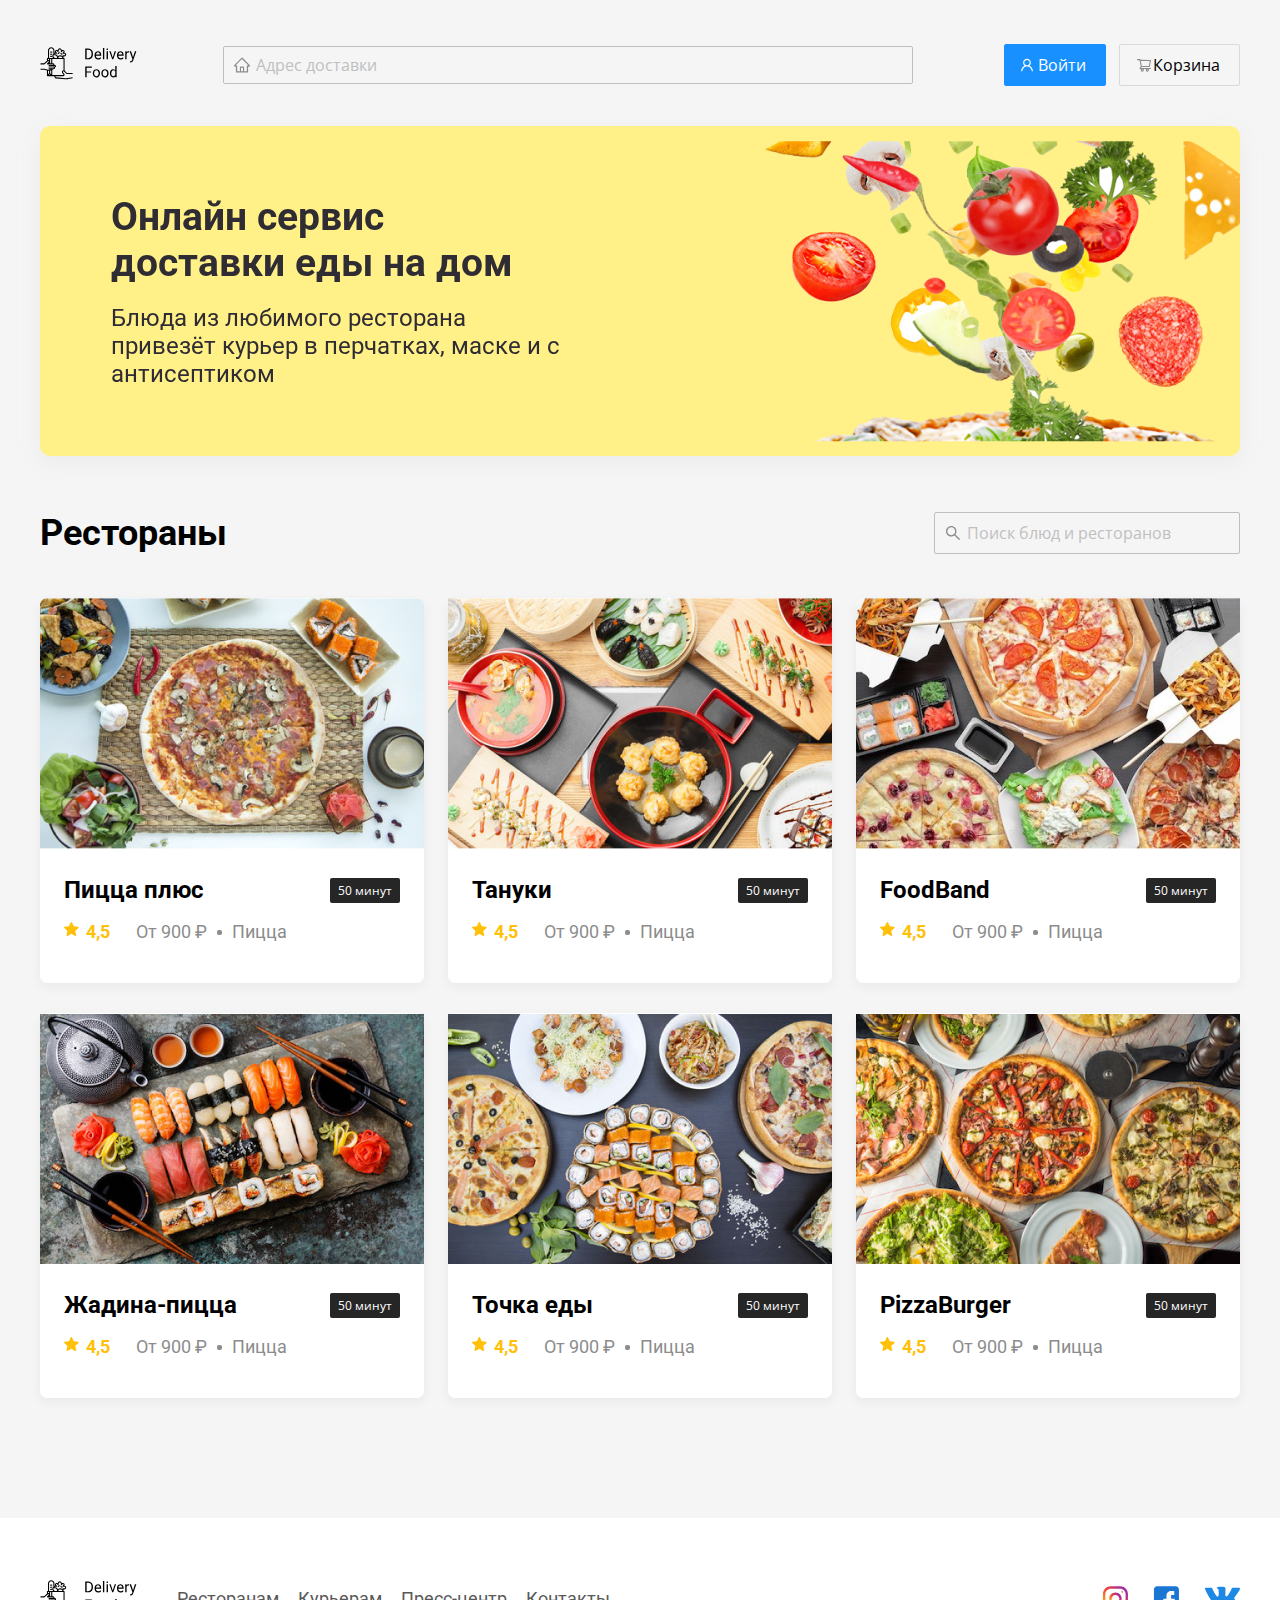
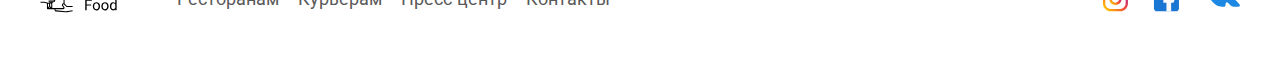
<file: DeliveryFood/DeliveryFood/index.html>
<!DOCTYPE html>
<html lang="ru">
    <head>
        <meta charset="UTF-8">
        <meta http-equiv="X-UA-Compatible" content="IE=edge">
        <meta name="viewport" content="width=device-width, initial-scale=1.0">
        <title>Delivery Food</title>
        <link rel="preconnect" href="https://fonts.googleapis.com">
        <link rel="preconnect" href="https://fonts.gstatic.com" crossorigin>
        <link href="https://fonts.googleapis.com/css2?family=Open+Sans:wght@400;700&family=Roboto:wght@400;700&display=swap" rel="stylesheet">
        <link rel="stylesheet" href="./css/style.css">
        <script src="./js/script.js" defer></script>
    </head>
    <body>
        <header class="section_header">
            <div class="container block">
                <a href="#" class="logo">
                    <img src="img/logo.svg" alt="логотип" class="logo_img">
                </a>
                <!-- /.logo -->  
                <input type="text" class="input input_adress" placeholder="Адрес доставки">
                <div class="buttons">
                    <button class="button button__man button--primary">Войти</button>
                    <button class="button button__cart button--secondary">Корзина</button>
                </div>
                
                <!-- /.buttons -->
            </div>
            <!-- /.container  /.block-->
        </header>
        <!-- /.section_header -->
        <section class="section__promo">
            <div class="container promo__block">
                <div class="promo__info">
                    <h1 class="promo__title">Онлайн сервис <br>доставки еды на дом</h1>
                    <p class="promo__desc">Блюда из любимого ресторана привезёт курьер в перчатках, маске и с антисептиком</p>
                </div>
                <!-- /.promo__ifo -->
            </div>
            <!-- /.container /.promo__block -->
        </section>
        <!-- /.section__promo -->
        <section class="section__restourants">
            <div class="container">
                <div class="restour__search">
                    <h2 class="section__title">Рестораны</h2>
                    <input type="text" class="input input-search" placeholder="Поиск блюд и ресторанов">
                </div>
                <!-- /.restour-search -->
                <div class="cards">
                    <div class="card">
                        <a href="content/restourant.html" class="card__header">
                            <img src="img/pizzaplus.png" alt="картинка" class="card__img">
                        </a>
                        <div class="card__main">
                            <div class="card__title">
                                <h3 class="title">Пицца плюс</h3>
                                <span class="title__time">50 минут</span>
                            </div>
                            <!-- /.card__title -->
                            <div class="card__desc">
                                <strong class="card__reit">4,5</strong>
                                <span class="card__price">От 900 ₽</span>
                                <p class="card__category">Пицца</p>
                            </div>
                            <!-- /.card__desc -->                            
                        </div>
                        <!-- /.card__main -->
                    </div>
                    <!-- /.card -->
                    <div class="card">
                        <a href="content/restourant.html" class="card__header">
                            <img src="img/tanuki.png" alt="картинка" class="card__img">
                        </a>
                        <div class="card__main">
                            <div class="card__title">
                                <h3 class="title">Тануки</h3>
                                <span class="title__time">50 минут</span>
                            </div>
                            <!-- /.card__title -->
                            <div class="card__desc">
                                <strong class="card__reit">4,5</strong>
                                <span class="card__price">От 900 ₽</span>
                                <p class="card__category">Пицца</p>
                            </div>
                            <!-- /.card__desc -->                            
                        </div>
                        <!-- /.card__main -->
                    </div>
                    <!-- /.card -->
                    <div class="card">
                        <a href="content/restourant.html" class="card__header">
                            <img src="img/foodband.png" alt="картинка" class="card__img">
                        </a>
                        <div class="card__main">
                            <div class="card__title">
                                <h3 class="title">FoodBand</h3>
                                <span class="title__time">50 минут</span>
                            </div>
                            <!-- /.card__title -->
                            <div class="card__desc">
                                <strong class="card__reit">4,5</strong>
                                <span class="card__price">От 900 ₽</span>
                                <p class="card__category">Пицца</p>
                            </div>
                            <!-- /.card__desc -->                            
                        </div>
                        <!-- /.card__main -->
                    </div>
                    <!-- /.card -->
                    <div class="card">
                        <a href="content/restourant.html" class="card__header">
                            <img src="img/greed.png" alt="картинка" class="card__img">
                        </a>
                        <div class="card__main">
                            <div class="card__title">
                                <h3 class="title">Жадина-пицца</h3>
                                <span class="title__time">50 минут</span>
                            </div>
                            <!-- /.card__title -->
                            <div class="card__desc">
                                <strong class="card__reit">4,5</strong>
                                <span class="card__price">От 900 ₽</span>
                                <p class="card__category">Пицца</p>
                            </div>
                            <!-- /.card__desc -->                            
                        </div>
                        <!-- /.card__main -->
                    </div>
                    <!-- /.card -->
                    <div class="card">
                        <a href="content/restourant.html" class="card__header">
                            <img src="img/punctfood.png" alt="картинка" class="card__img">
                        </a>
                        <div class="card__main">
                            <div class="card__title">
                                <h3 class="title">Точка еды</h3>
                                <span class="title__time">50 минут</span>
                            </div>
                            <!-- /.card__title -->
                            <div class="card__desc">
                                <strong class="card__reit">4,5</strong>
                                <span class="card__price">От 900 ₽</span>
                                <p class="card__category">Пицца</p>
                            </div>
                            <!-- /.card__desc -->                            
                        </div>
                        <!-- /.card__main -->
                    </div>
                    <!-- /.card -->
                    <div class="card">
                        <a href="content/restourant.html" class="card__header">
                            <img src="img/pizzaburger.png" alt="картинка" class="card__img">
                        </a>
                        <div class="card__main">
                            <div class="card__title">
                                <h3 class="title">PizzaBurger</h3>
                                <span class="title__time">50 минут</span>
                            </div>
                            <!-- /.card__title -->
                            <div class="card__desc">
                                <strong class="card__reit">4,5</strong>
                                <span class="card__price">От 900 ₽</span>
                                <p class="card__category">Пицца</p>
                            </div>
                            <!-- /.card__desc -->                            
                        </div>
                        <!-- /.card__main -->
                    </div>
                    <!-- /.card -->
                </div>
                <!-- /.cards -->
            </div>
            <!-- /.container -->
        </section>
        <!-- /.section__restourants -->
        <footer class="section__footer">
            <div class="container block">
                <div class="block__navigation">
                    <a href="#" class="logo">
                        <img src="img/logo.svg" alt="логотип" class="logo_img">
                    </a>
                    <nav class="navigation__footer">
                        <a href="#" class="nav-item">Ресторанам</a>
                        <a href="#" class="nav-item">Курьерам</a>
                        <a href="#" class="nav-item">Пресс-центр</a>
                        <a href="#" class="nav-item">Контакты</a>
                    </nav>
                </div>
                <!-- /.block__navigation -->
                <div class="socials">
                    <a href="#" class="social-link">
                        <img src="img/instagram.svg" alt="Инстаграм" class="social-img">
                    </a>
                    <a href="#" class="social-link">
                        <img src="img/facebook.svg" alt="Фейсбук" class="social-img">
                    </a>
                    <a href="#" class="social-link">
                        <img src="img/vk.svg" alt="Вконтакте" class="social-img">
                    </a>
                </div>
                <!-- /.socials -->
            </div>
            <!-- /.container -->
        </footer>
        <div class="modal">
            <div class="modal-block">
                <h2 class="modal-title">Корзина</h2>
                <button class="button--closed"></button>
                <div class="modal--body">
                    <div class="cart-string">
                        <h3 class="name-dish">Ролл угорь стандарт</h3>
                        <div class="price-count">
                            <span class="price-dish">250 ₽</span>
                            <div class="count-block">
                                <button class="button-count">-</button>
                                <span class="count">1</span>
                                <button class="button-count">+</button>
                            </div>
                        </div>
                        <!-- /.price-count -->
                    </div>
                    <!-- /.cart-string -->
                    <div class="cart-string">
                        <h3 class="name-dish">Ролл угорь стандарт</h3>
                        <div class="price-count">
                            <span class="price-dish">250 ₽</span>
                            <div class="count-block">
                                <button class="button-count">-</button>
                                <span class="count">1</span>
                                <button class="button-count">+</button>
                            </div>
                        </div>
                        <!-- /.price-count -->
                    </div>
                    <!-- /.cart-string -->
                    <div class="cart-string">
                        <h3 class="name-dish">Ролл угорь стандарт</h3>
                        <div class="price-count">
                            <span class="price-dish">250 ₽</span>
                            <div class="count-block">
                                <button class="button-count">-</button>
                                <span class="count">1</span>
                                <button class="button-count">+</button>
                            </div>
                        </div>
                        <!-- /.price-count -->
                    </div>
                    <!-- /.cart-string -->
                    <div class="cart-string">
                        <h3 class="name-dish">Ролл угорь стандарт</h3>
                        <div class="price-count">
                            <span class="price-dish">250 ₽</span>
                            <div class="count-block">
                                <button class="button-count">-</button>
                                <span class="count">1</span>
                                <button class="button-count">+</button>
                            </div>
                        </div>
                        <!-- /.price-count -->
                    </div>
                    <!-- /.cart-string -->
                    <div class="cart-string">
                        <h3 class="name-dish">Ролл угорь стандарт</h3>
                        <div class="price-count">
                            <span class="price-dish">250 ₽</span>
                            <div class="count-block">
                                <button class="button-count">-</button>
                                <span class="count">1</span>
                                <button class="button-count">+</button>
                            </div>
                        </div>
                        <!-- /.price-count -->
                    </div>
                    <!-- /.cart-string -->
                </div>
                <!-- /.modal--body -->
                <div class="modal-footer">
                    <strong class="fullprice">1250 ₽</strong>
                    <div class="buttons-modal--footer">
                        <button class="button button--primary">Оформить заказ</button>
                        <button id="cancelButton" class="button button--secondary">Отмена</button>
                    </div>
                    <!-- /.buttons-modal--footer -->
                </div>
                <!-- /.modal-footer -->
            </div>
            <!-- /.modal-block -->
        </div>
        <!-- /.modal -->
    </body>
</html>
</file>
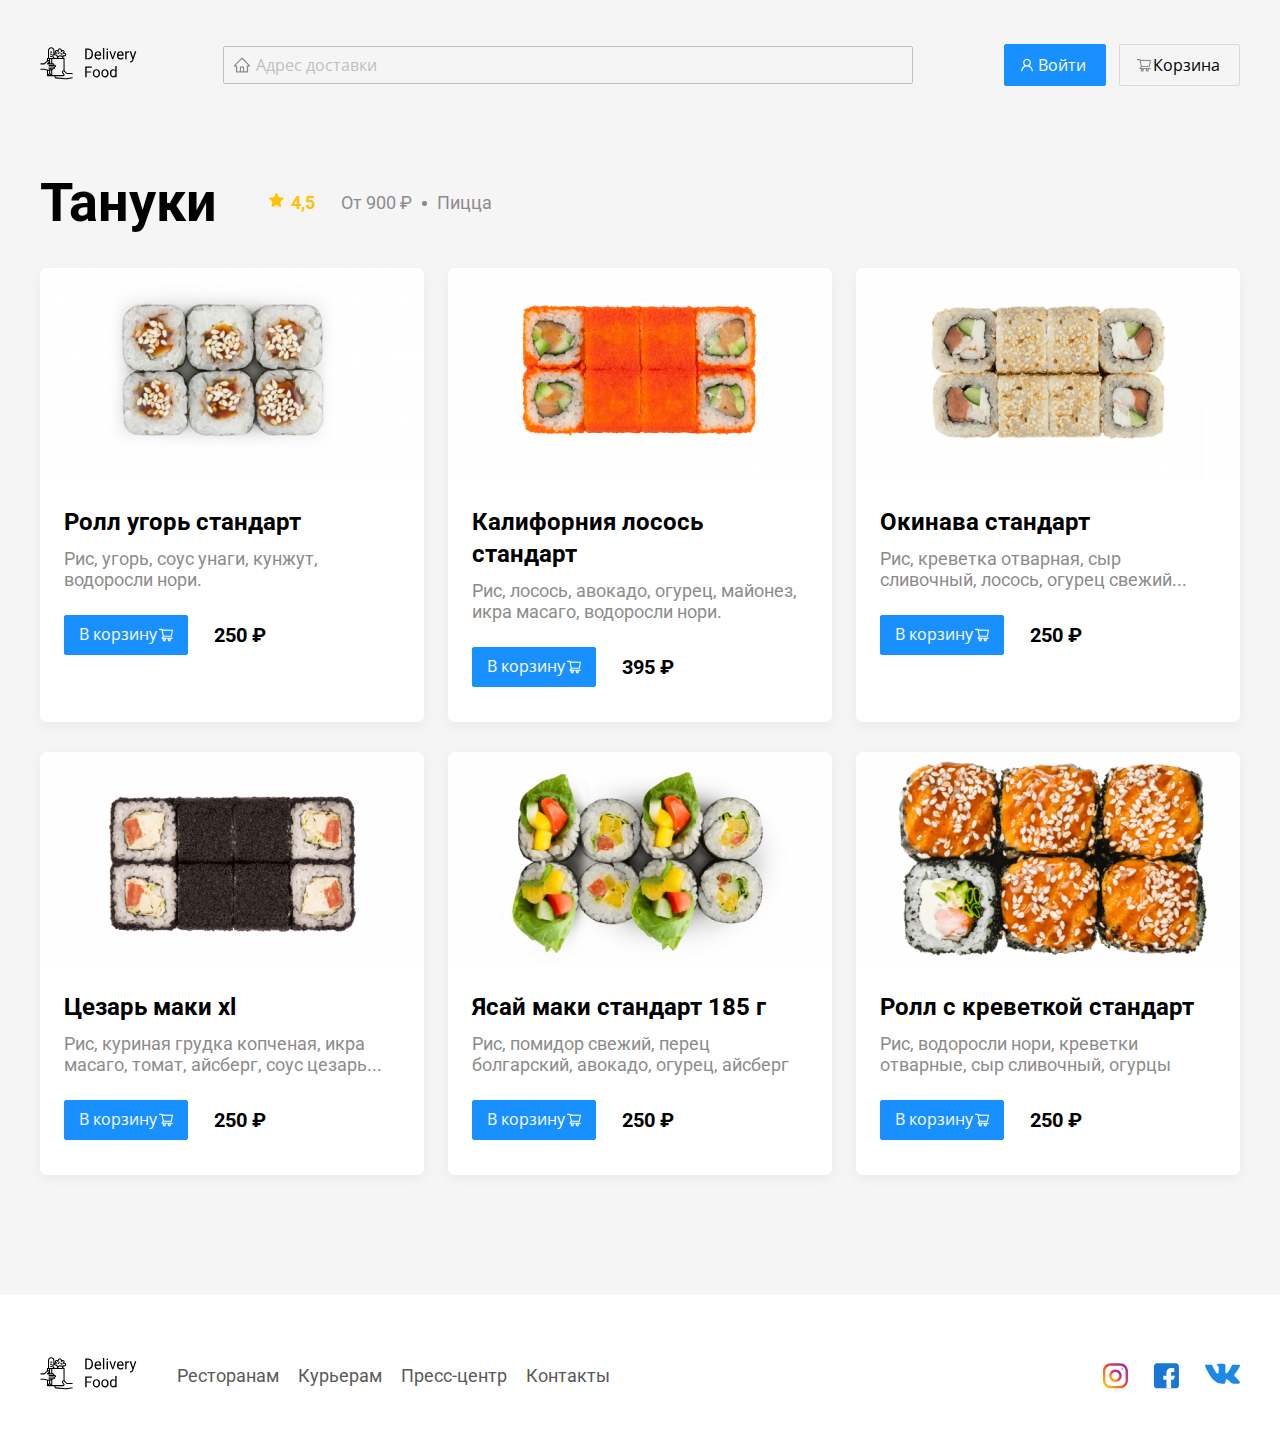
<file: DeliveryFood/DeliveryFood/content/restourant.html>
<!DOCTYPE html>
<html lang="ru">
    <head>
        <meta charset="UTF-8">
        <meta http-equiv="X-UA-Compatible" content="IE=edge">
        <meta name="viewport" content="width=device-width, initial-scale=1.0">
        <title>Delivery Food</title>
        <link rel="preconnect" href="https://fonts.googleapis.com">
        <link rel="preconnect" href="https://fonts.gstatic.com" crossorigin>
        <link href="https://fonts.googleapis.com/css2?family=Open+Sans:wght@400;700&family=Roboto:wght@400;700&display=swap" rel="stylesheet">
        <link rel="stylesheet" href="../css/style.css">
        <script src="../js/script.js" defer></script>
    </head>
    <body>
        <header class="section_header">
            <div class="container block">
                <a href="../index.html" class="logo">
                    <img src="../img/logo.svg" alt="логотип" class="logo_img">
                </a>
                <!-- /.logo -->  
                <input type="text" class="input input_adress" placeholder="Адрес доставки">
                <div class="buttons">
                    <button class="button button__man button--primary">Войти</button>
                    <button class="button button__cart button--secondary">Корзина</button>
                </div>
                <!-- /.buttons -->
            </div>
            <!-- /.container  /.block-->
        </header>
        <!-- /.section_header -->
        <section class="section__restourants">
            <div class="container">
                <div class="restour__object">
                    <div class="section__title">
                        <h2 class="section-title">Тануки</h2>
                    </div>
                    <!-- /.section__title -->
                    <div class="card__desc">
                        <strong class="card__reit">4,5</strong>
                        <span class="card__price">От 900 ₽</span>
                        <p class="card__category">Пицца</p>
                    </div>
                </div>
                <!-- /.restour-search -->
                <div class="cards">
                    <div class="card">
                        <a href="#" class="card__header">
                            <img src="../img/ellroll.png" alt="картинка" class="card__img">
                        </a>
                        <div class="card__main">
                            <div class="card__title">
                                <h3 class="title">Ролл угорь стандарт</h3>
                            </div>
                            <!-- /.card__title -->  
                            <div class="card__description">
                                <p class="card__category__new">Рис, угорь, соус унаги, кунжут, водоросли нори.</p>
                            </div>
                            <!-- /.card_description -->    
                            <div class="card__purchase">
                                <button class="buts button__cart__after button--primary">В корзину</button>
                                <h3 class="price__object">250 ₽</h3>
                            </div>
                            <!-- /.card__purchase -->                  
                        </div>
                        <!-- /.card__main -->
                    </div>
                    <!-- /.card -->
                    <div class="card">
                        <a href="#" class="card__header">
                            <img src="../img/californiasalmon.png" alt="картинка" class="card__img">
                        </a>
                        <div class="card__main">
                            <div class="card__title">
                                <h3 class="title">Калифорния лосось стандарт</h3>
                            </div>
                            <!-- /.card__title -->  
                            <div class="card__description">
                                <p class="card__category__new">Рис, лосось, авокадо, огурец, майонез, икра масаго, водоросли нори.</p>
                            </div>
                            <!-- /.card_description -->    
                            <div class="card__purchase">
                                <button class="buts button__cart__after button--primary">В корзину</button>
                                <h3 class="price__object">395 ₽</h3>
                            </div>
                            <!-- /.card__purchase -->                          
                        </div>
                        <!-- /.card__main -->
                    </div>
                    <!-- /.card -->
                    <div class="card">
                        <a href="#" class="card__header">
                            <img src="../img/okinava.png" alt="картинка" class="card__img">
                        </a>
                        <div class="card__main">
                            <div class="card__title">
                                <h3 class="title">Окинава стандарт</h3>
                            </div>
                            <!-- /.card__title -->  
                            <div class="card__description">
                                <p class="card__category__new"> Рис, креветка отварная, сыр сливочный, лосось, огурец свежий...</p>
                            </div>
                            <!-- /.card_description -->    
                            <div class="card__purchase">
                                <button class="buts button__cart__after button--primary">В корзину</button>
                                <h3 class="price__object">250 ₽</h3>
                            </div>
                            <!-- /.card__purchase -->                         
                        </div>
                        <!-- /.card__main -->
                    </div>
                    <!-- /.card -->
                    <div class="card">
                        <a href="#" class="card__header">
                            <img src="../img/caesar.png" alt="картинка" class="card__img">
                        </a>
                        <div class="card__main">
                            <div class="card__title">
                                <h3 class="title">Цезарь маки xl</h3>
                                
                            </div>
                            <!-- /.card__title -->   
                            <div class="card__description">
                                <p class="card__category__new">Рис, куриная грудка копченая, икра масаго, томат, айсберг, соус цезарь...</p>
                            </div>
                            <!-- /.card_description -->    
                            <div class="card__purchase">
                                <button class="buts button__cart__after button--primary">В корзину</button>
                                <h3 class="price__object">250 ₽</h3>
                            </div>
                            <!-- /.card__purchase -->                           
                        </div>
                        <!-- /.card__main -->
                    </div>
                    <!-- /.card -->
                    <div class="card">
                        <a href="#" class="card__header">
                            <img src="../img/iasaimaki.png" alt="картинка" class="card__img">
                        </a>
                        <div class="card__main">
                            <div class="card__title">
                                <h3 class="title">Ясай маки стандарт 185 г</h3>
                                
                            </div>
                            <!-- /.card__title -->  
                            <div class="card__description">
                                <p class="card__category__new">Рис, помидор свежий, перец болгарский, авокадо, огурец, айсберг</p>
                            </div>
                            <!-- /.card_description -->    
                            <div class="card__purchase">
                                <button class="buts button__cart__after button--primary">В корзину</button>
                                <h3 class="price__object">250 ₽</h3>
                            </div>
                            <!-- /.card__purchase -->                          
                        </div>
                        <!-- /.card__main -->
                    </div>
                    <!-- /.card -->
                    <div class="card">
                        <a href="#" class="card__header">
                            <img src="../img/shrimproll.png" alt="картинка" class="card__img">
                        </a>
                        <div class="card__main">
                            <div class="card__title">
                                <h3 class="title">Ролл с креветкой стандарт</h3>
                                
                            </div>
                            <!-- /.card__title -->   
                            <div class="card__description">
                                <p class="card__category__new">Рис, водоросли нори, креветки отварные, сыр сливочный, огурцы</p>
                            </div>
                            <!-- /.card_description -->    
                            <div class="card__purchase">
                                <button class="buts button__cart__after button--primary">В корзину</button>
                                <h3 class="price__object">250 ₽</h3>
                            </div>
                            <!-- /.card__purchase -->                         
                        </div>
                        <!-- /.card__main -->
                    </div>
                    <!-- /.card -->
                </div>
                <!-- /.cards -->
            </div>
            <!-- /.container -->
        </section>
        <!-- /.section__restourants -->
        <footer class="section__footer">
            <div class="container block">
                <div class="block__navigation">
                    <a href="#" class="logo">
                        <img src="../img/logo.svg" alt="логотип" class="logo_img">
                    </a>
                    <nav class="navigation__footer">
                        <a href="#" class="nav-item">Ресторанам</a>
                        <a href="#" class="nav-item">Курьерам</a>
                        <a href="#" class="nav-item">Пресс-центр</a>
                        <a href="#" class="nav-item">Контакты</a>
                    </nav>
                </div>
                <!-- /.block__navigation -->
                <div class="socials">
                    <a href="#" class="social-link">
                        <img src="../img/instagram.svg" alt="Инстаграм" class="social-img">
                    </a>
                    <a href="#" class="social-link">
                        <img src="../img/facebook.svg" alt="Фейсбук" class="social-img">
                    </a>
                    <a href="#" class="social-link">
                        <img src="../img/vk.svg" alt="Вконтакте" class="social-img">
                    </a>
                </div>
                <!-- /.socials -->
            </div>
            <!-- /.container -->
        </footer>
        <div class="modal">
            <div class="modal-block">
                <h2 class="modal-title">Корзина</h2>
                <button class="button--closed"></button>
                <div class="modal--body">
                    <div class="cart-string">
                        <h3 class="name-dish">Ролл угорь стандарт</h3>
                        <div class="price-count">
                            <span class="price-dish">250 ₽</span>
                            <div class="count-block">
                                <button class="button-count">-</button>
                                <span class="count">1</span>
                                <button class="button-count">+</button>
                            </div>
                        </div>
                        <!-- /.price-count -->
                    </div>
                    <!-- /.cart-string -->
                    <div class="cart-string">
                        <h3 class="name-dish">Ролл угорь стандарт</h3>
                        <div class="price-count">
                            <span class="price-dish">250 ₽</span>
                            <div class="count-block">
                                <button class="button-count">-</button>
                                <span class="count">1</span>
                                <button class="button-count">+</button>
                            </div>
                        </div>
                        <!-- /.price-count -->
                    </div>
                    <!-- /.cart-string -->
                    <div class="cart-string">
                        <h3 class="name-dish">Ролл угорь стандарт</h3>
                        <div class="price-count">
                            <span class="price-dish">250 ₽</span>
                            <div class="count-block">
                                <button class="button-count">-</button>
                                <span class="count">1</span>
                                <button class="button-count">+</button>
                            </div>
                        </div>
                        <!-- /.price-count -->
                    </div>
                    <!-- /.cart-string -->
                    <div class="cart-string">
                        <h3 class="name-dish">Ролл угорь стандарт</h3>
                        <div class="price-count">
                            <span class="price-dish">250 ₽</span>
                            <div class="count-block">
                                <button class="button-count">-</button>
                                <span class="count">1</span>
                                <button class="button-count">+</button>
                            </div>
                        </div>
                        <!-- /.price-count -->
                    </div>
                    <!-- /.cart-string -->
                    <div class="cart-string">
                        <h3 class="name-dish">Ролл угорь стандарт</h3>
                        <div class="price-count">
                            <span class="price-dish">250 ₽</span>
                            <div class="count-block">
                                <button class="button-count">-</button>
                                <span class="count">1</span>
                                <button class="button-count">+</button>
                            </div>
                        </div>
                        <!-- /.price-count -->
                    </div>
                    <!-- /.cart-string -->
                </div>
                <!-- /.modal--body -->
                <div class="modal-footer">
                    <strong class="fullprice">1250 ₽</strong>
                    <div class="buttons-modal--footer">
                        <button class="button button--primary">Оформить заказ</button>
                        <button id="cancelButton" class="button button--secondary">Отмена</button>
                    </div>
                    <!-- /.buttons-modal--footer -->
                </div>
                <!-- /.modal-footer -->
            </div>
            <!-- /.modal-block -->
        </div>
        <!-- /.modal -->
    </body>
</html>
</file>
<file: DeliveryFood/DeliveryFood/css/style.css>
* {
    margin: 0;
    padding: 0;
    box-sizing: border-box;
}

body {
    background: #F5F5F5;
}

html {
    font-family: 'Roboto', sans-serif;
    font-style: normal;
    font-size: 18px;
}

.container {
    max-width: 1200px;
    width: 100%;
    margin: auto;
}

.block {
    display: flex;
    justify-content: space-between;
    align-items: center;
}

.input_adress {
    max-width: 690px;
    width: 100%;
    padding: 8px 12px 8px 32px;
    background: url(../img/home.svg) no-repeat 10px center;
}

.input_adress::placeholder {
    font-size: 16px;
    line-height: 24px;
    color: #bfbfbf;
}

.input {
    font-family: 'Open Sans', sans-serif;
    font-style: normal;
    font-weight: normal;
    font-size: 16px;
    line-height: 20px;
    border: 1px solid #bfbfbf;
    border-radius: 2px;
    outline: none;
}

.section_header {
    margin-top: 44px;
    margin-bottom: 40px;
}

.logo {
    max-height: 40px;
}

.logo_img {
    max-height: 40px;
}

.button {
    font-family: 'Open Sans', sans-serif;
    font-style: normal;
    font-weight: normal;
    font-size: 16px;
    line-height: 24px;
    padding: 8px 19px 8px 33px;
    border: none;
    border-radius: 2px;
    margin-left: 9px;
    cursor: pointer;
}

.button__man {
    background: url(../img/man.svg) no-repeat 16px center;
}

.button__cart {
    background: url(../img/basket.svg) no-repeat 16px center;
}

.buts {
    width: 124px;
    height: 40px;
    font-family: 'Open Sans', sans-serif;
    font-style: normal;
    font-weight: 400;
    font-size: 16px;
    line-height: 24px;
    padding: 6px 26px 8px 10px;
    border: none;
    border-radius: 2px;
}

.button__cart__after {
    background: url(../img/basketWhite.svg) no-repeat 93px center;
}

.button--primary {
    background-color: #1890FF;
    color: #fff;
    border: 1px solid #1890FF;
}

.button--secondary {
    border: 1px solid #d9d9d9;
    background-color: transparent;
}

.price__object {
    position: absolute;
    padding-left: 150px;
    padding-right: 150px;

    font-family: 'Roboto', sans-serif;
    font-style: normal;
    font-weight: 700;
    font-size: 20px;
    line-height: 32px;    
    
    color: #000000;
}

.promo__block {
    background: #fff188 url(../img/promo_img.png) no-repeat right;
    padding: 68px 0;
    border-radius: 10px;
    filter: drop-shadow(0px 7px 12px rgba(158, 158, 163, 0.1));
}

.promo__info {
    max-width: 530px;
    width: 100%;
    padding-left: 71px;
}

.promo__title {
    font-weight: bold;
    font-size: 39px;
    line-height: 46px;
    color: #302C34;

    margin-bottom: 18px;
}

.promo__desc {
    font-weight: normal;
    font-size: 24px;
    line-height: 28px;
    
    color: #302C34;
}

.section__restourants {
    padding-top: 56px;
    padding-bottom: 90px;
}

.restour__search {
    display: flex;
    justify-content: space-between;
    margin-bottom: 44px;
}

.restour__object {
    display: flex;
    align-items: center;
    margin-bottom: 44px;
}

.section__title {
    font-weight: bold;
    font-size: 36px;
    line-height: 42px;
    margin-right: 52px;
    display: flex;
    align-items: center;
}

.input-search {
    max-width: 306px;
    width: 100%;
    padding: 5px 12px 5px 32px;
    background: url(../img/search.svg) no-repeat 10px center;
}

.input-search::placeholder {
    font-size: 16px;
    line-height: 24px;
    color: #bfbfbf;
}

.cards {
    display: flex;
    flex-wrap: wrap;
    justify-content: space-between;
}

.card {
    max-width: 384px;
    width: 100%;
    background: #FFFFFF;
    box-shadow: 0px 4px 12px rgba(0, 0, 0, 0.05);
    border-radius: 7px;
    margin-bottom: 30px;
}

.card__main {
    padding: 21px 24px 35px;
}

.card__title {
    display: flex;
    justify-content: space-between;
    align-items: center;
    margin-bottom: 10px;
}

.title {
    font-weight: bold;
    font-size: 24px;
    line-height: 32px;
}
.title__time {
    background: #262626;
    border-radius:  2px;
    font-family: 'Open Sans', sans-serif;
    font-style: normal;
    font-weight: 400;
    font-size: 12px;
    color: #FFFFFF;
    padding: 4px 8px;
}

.card__category__new {
    position: relative;
    font-family: 'Roboto', sans-serif;
    font-style: normal;
    font-weight: 400;
    font-size: 18px;
    line-height: 21px;
    color: #8C8C8C;
}

.card__description {
    max-width: 530px;
    width: 100%;
    margin-bottom: 25px;
}

.card__purchase {
    display: flex;
    align-items: center;
}

.card__desc {
    display: flex;
    justify-content: start;
    align-items: center;
}

.card__reit {
    position: relative;
    font-weight: bold;
    font-size: 18px;
    line-height: 32px;
    color: #ffc107;
    margin-left: 22px;
}

.card__reit::before {
    content: '';
    width: 15px;
    height: 15px;
    position: absolute;
    top: 5px;
    left: -22px;
    background: url(../img/star.svg) no-repeat center / cover;
}

.card__price {
    font-family: 'Roboto', sans-serif;
    font-style: normal;
    font-weight: 400;
    font-size: 18px;
    line-height: 32px;
    color: #8C8C8C;
    margin-left: 26px;
}

.price-dish {
    font-weight: bold;
    font-size: 20px;
    line-height: 32px;
    margin-left: 32px;
}

.card__category {
    position: relative;
    font-family: 'Roboto', sans-serif;
    font-style: normal;
    font-weight: 400;
    font-size: 18px;
    line-height: 32px;
    color: #8C8C8C;
    margin-left: 25px;
}

.card__category::before {
    content: '';
    width: 5px;
    height: 5px;
    position: absolute;
    top: 14px;
    left: -15px;
    background: #8C8C8C;
    border-radius: 2px;
}

.section__footer {
    padding-top: 60px;
    padding-bottom: 60px;
    background: #FFFFFF;
}

.block__navigation {
    display: flex;
    align-items: center;
}

.navigation__footer {
    margin-left: 36px;
}

.nav-item {
    color: #595959;
    margin-right: 15px;
    text-decoration: none;
    font-family: 'Roboto', sans-serif;
    font-style: normal;
    font-weight: 400;
    font-size: 18px;
    line-height: 21px;
}

.socials {
    display: flex;
    align-items: center;
}

.social-link {
    height: 25px;
    margin-left: 25px;
    text-decoration: none;
}

.modal {
    width: 100%;
    height: 100%;
    position: fixed;
    top: 0;
    left: 0;
    background: rgba(0, 0, 0, 0.5);
    display: none;
}

.modal-block {
    position: relative;
    margin: auto;
    top: 50%;
    margin-top: -275px;
    max-width: 780px;
    width: 100%;
    background: #FFFFFF;
    border-radius: 5px;
    padding: 40px 45px;
}

.modal-title {
    font-weight: 700;
    font-size: 36px;
    line-height: 42px;
    margin-bottom: 45px;
}

.button--closed {
    position: absolute;
    top: 50px;
    right: 46px;
    width: 25px;
    height: 25px;
    background: url(../img/close.svg) no-repeat center;
    border: none;
    cursor: pointer;
}

.modal--body {
    margin-bottom: 53px;
}

.cart-string {
    display: flex;
    justify-content: space-between;
    align-items: center;
    border-bottom: #d9d9d9 1px solid;
    padding-top:  14px;
    padding-bottom: 14px;
}

.name-dish {
    font-weight: normal;
    font-size: 18px;
    line-height: 32px;    
}

.price-count {
    display: flex;
    align-items: center;
}

.price-dish {
    margin-right: 48px;
}

.button-count {
    width: 39px;
    height: 39px;
    border: #1890FF 1px solid;
    background: transparent;
    border-radius: 2px;
}

.count {
    margin-left: 13px;
    margin-right: 13px;
}

.modal-footer {
    display: flex;
    justify-content: space-between;
    align-items: center;
}

.buttons-modal--footer .button{
    padding: 8px 16px;
}

.fullprice {
    background: #262626;
    border-radius: 5px;
    padding: 8px 20px;
    font-family: 'Roboto', sans-serif;
    font-weight: bold;
    font-size: 20px;
    line-height: 23px;
    color: #FAFAFA;
}

.open {
    display: block;
    visibility: visible;
}
</file>
